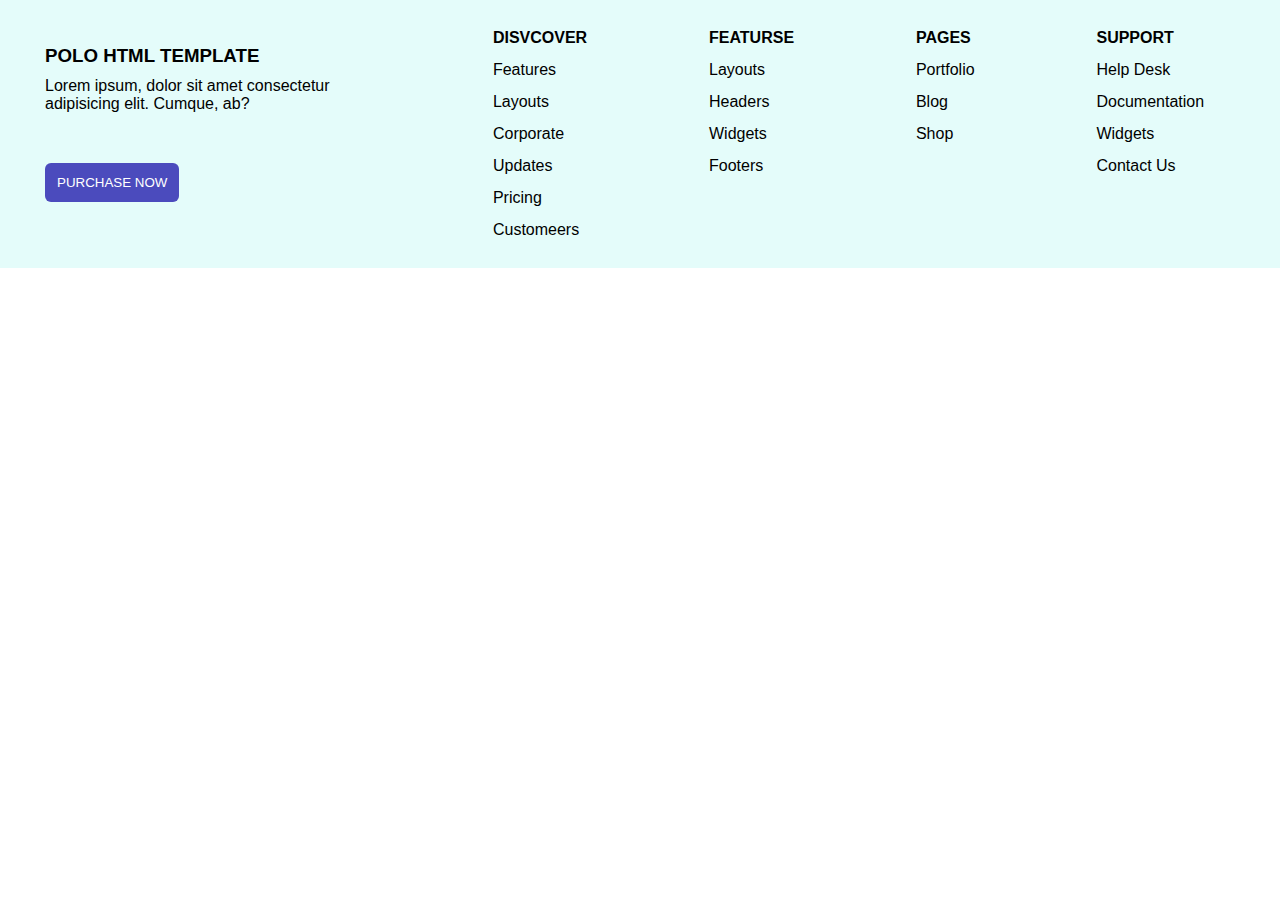
<file: Task/index.html>
<!DOCTYPE html>
<html lang="en">

<head>
    <meta charset="UTF-8">
    <meta http-equiv="X-UA-Compatible" content="IE=edge">
    <meta name="viewport" content="width=device-width, initial-scale=1.0">
    <link rel="stylesheet" href="style.css">
    <title>Document</title>
</head>

<body>
    <div class="container">

        <div class="left">
            <h3>POLO HTML TEMPLATE</h2>
                <p>Lorem ipsum, dolor sit amet consectetur adipisicing elit. Cumque, ab?</p>
                <button>PURCHASE NOW</button>
        </div>
        <div class="rigth">
            <ul>
                <li><b>DISVCOVER</b></li>
                <li>Features</li>
                <li>Layouts</li>
                <li>Corporate</li>
                <li>Updates</li>
                <li>Pricing</li>
                <li>Customeers</li>
            </ul>
            <ul>
                <li><b>FEATURSE</b></li>
                <li>Layouts</li>
                <li>Headers</li>
                <li>Widgets</li>
                <li>Footers</li>
            </ul>
            <ul>
                <li><b>PAGES</b></li>
                <li>Portfolio</li>
                <li>Blog</li>
                <li>Shop</li>
            </ul>
            <ul>
                <li><b>SUPPORT</b></li>
                <li>Help Desk</li>
                <li>Documentation</li>
                <li>Widgets</li>
                <li>Contact Us</li>
            </ul>
        </div>
    </div>

</body>

</html>
</file>
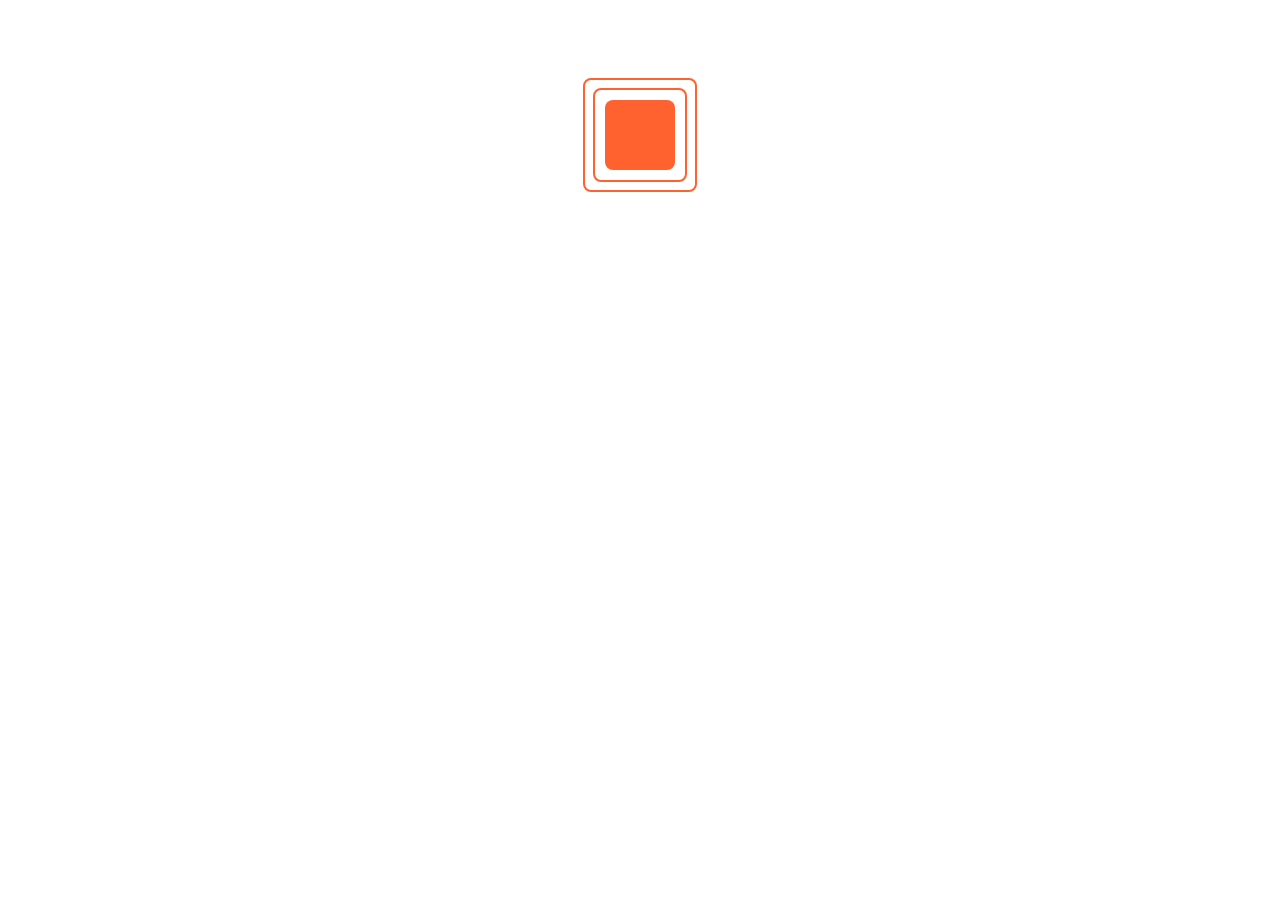
<file: Task3/index.html>
<!DOCTYPE html>
<html lang="en">
<head>
    <meta charset="UTF-8">
    <meta http-equiv="X-UA-Compatible" content="IE=edge">
    <meta name="viewport" content="width=device-width, initial-scale=1.0"><link rel="stylesheet" href="https://pro.fontawesome.com/releases/v5.10.0/css/all.css" integrity="sha384-AYmEC3Yw5cVb3ZcuHtOA93w35dYTsvhLPVnYs9eStHfGJvOvKxVfELGroGkvsg+p" crossorigin="anonymous" />
    <link rel="stylesheet" href="style.css">
    <title>Document</title>
</head>
<body>
    <div class="video-btn">
        <i class="icon fas fa-play"></i>
    </div>
</body>
</html>
</file>
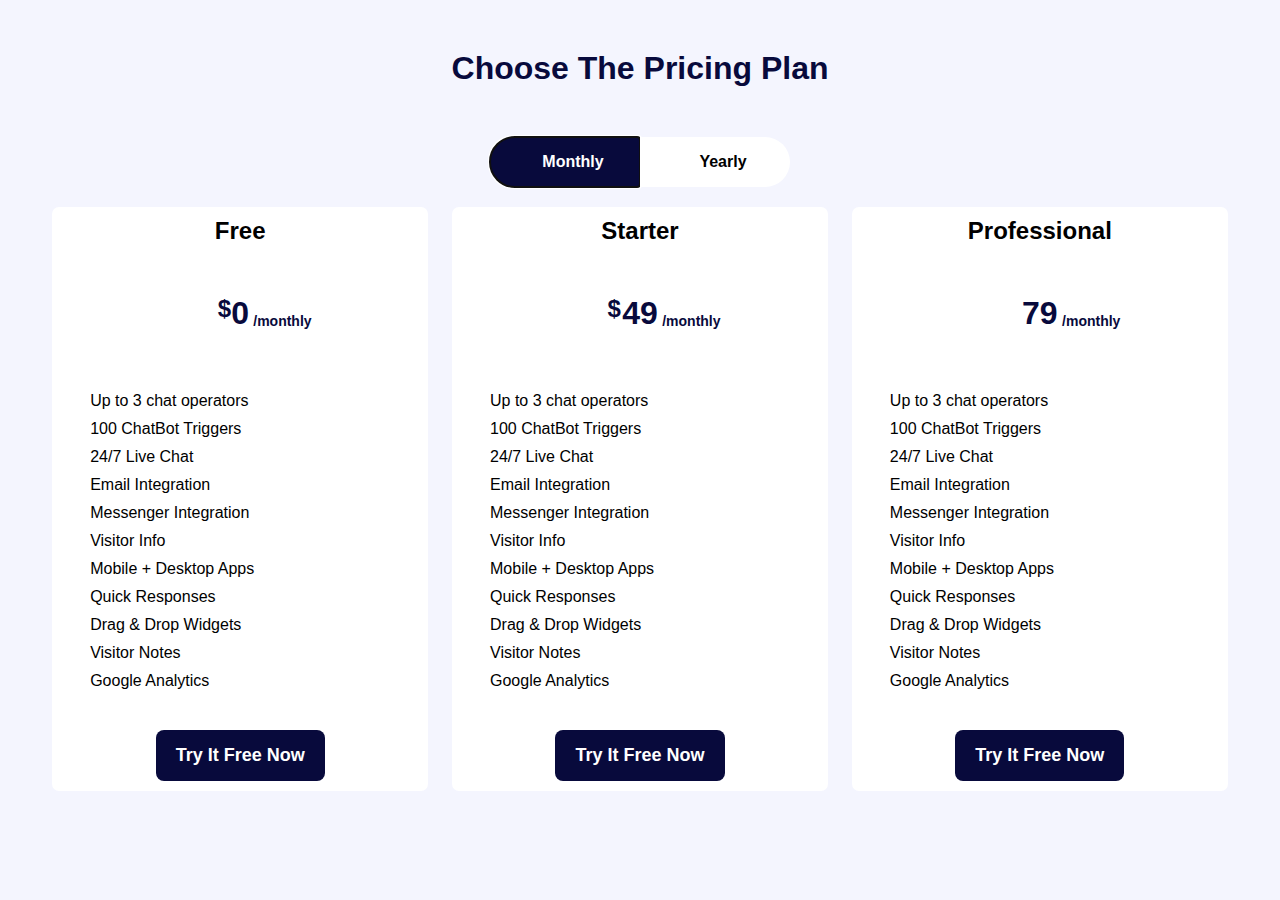
<file: Task1/indx.html>
<!DOCTYPE html>
<html lang="en">
<head>
    <meta charset="UTF-8">
    <meta http-equiv="X-UA-Compatible" content="IE=edge">
    <meta name="viewport" content="width=device-width, initial-scale=1.0">
    <link rel="stylesheet" href="https://pro.fontawesome.com/releases/v5.10.0/css/all.css" integrity="sha384-AYmEC3Yw5cVb3ZcuHtOA93w35dYTsvhLPVnYs9eStHfGJvOvKxVfELGroGkvsg+p" crossorigin="anonymous" />
    <link rel="stylesheet" href="style.css">
    <title>Document</title>
</head>
<body>
    <h1>Choose The Pricing Plan</h1>
    
    <div class="container">
        <div class="date">
            <!-- <div href="#" class="monthly"><i class="fas fa-calendar-check"></i> Monthly</div>
            <div class="yearly"><i class="fas fa-calendar-check"></i> Yearly</div> -->

            <button autofocus class="monthly"><i class="fas fa-calendar-check"></i> Monthly</button>
            <button class="yearly"><i class="fas fa-calendar-check"></i> Yearly</button>
        </div>
        <div class="subcontainer">
            
            <div class="box1">
                <h2>Free</h2>
                <h1>0</h1>
                <div class="list">
                    <ul>
                        <li>Up to 3 chat operators<i class="fas fa-check-circle"></i></li>
                        <li>100 ChatBot Triggers<i class="fas fa-check-circle"></i></li>
                        <li>24/7 Live Chat<i class="fas fa-check-circle"></i></li>
                        <li>Email Integration<i class="fas fa-check-circle"></i></li>
                        <li>Messenger Integration<i class="fas fa-check-circle"></i></li>
                        <li>Visitor Info<i class="fas fa-check-circle"></i></li>
                        <li>Mobile + Desktop Apps<i class="fas fa-check-circle"></i></li>
                        <li>Quick Responses<i class="fas fa-check-circle"></i></li>
                        <li>Drag & Drop Widgets<i class="fas fa-check-circle"></i></li>
                        <li>Visitor Notes<i class="fas fa-check-circle"></i></li>
                        <li>Google Analytics<i class="fas fa-check-circle"></i></li>
                    </ul>
                </div>
                <a href="#"><i class="fab fa-hotjar"></i> Try It Free Now</a>
            </div>
            <div class="box2">
                <h2>Starter</h2>
                <div class="title"><h1>49</h1></div>
                
                <div class="list">
                    <ul>
                        <li>Up to 3 chat operators<i class="fas fa-check-circle"></i></li>
                        <li>100 ChatBot Triggers<i class="fas fa-check-circle"></i></li>
                        <li>24/7 Live Chat<i class="fas fa-check-circle"></i></li>
                        <li>Email Integration<i class="fas fa-check-circle"></i></li>
                        <li>Messenger Integration<i class="fas fa-check-circle"></i></li>
                        <li>Visitor Info<i class="fas fa-check-circle"></i></li>
                        <li>Mobile + Desktop Apps<i class="fas fa-check-circle"></i></li>
                        <li>Quick Responses<i class="fas fa-check-circle"></i></li>
                        <li>Drag & Drop Widgets<i class="fas fa-check-circle"></i></li>
                        <li>Visitor Notes<i class="fas fa-check-circle"></i></li>
                        <li>Google Analytics<i class="fas fa-check-circle"></i></li>
                    </ul>
                </div>
                <a href="#"><i class="fab fa-hotjar"></i> Try It Free Now</a>
            </div>
            <div class="box3">
                <h2>Professional</h2>
                <h1>79</h1>
                <div class="list">
                    <ul>
                        <li>Up to 3 chat operators<i class="fas fa-check-circle"></i></li>
                        <li>100 ChatBot Triggers<i class="fas fa-check-circle"></i></li>
                        <li>24/7 Live Chat<i class="fas fa-check-circle"></i></li>
                        <li>Email Integration<i class="fas fa-check-circle"></i></li>
                        <li>Messenger Integration<i class="fas fa-check-circle"></i></li>
                        <li>Visitor Info<i class="fas fa-check-circle"></i></li>
                        <li>Mobile + Desktop Apps<i class="fas fa-check-circle"></i></li>
                        <li>Quick Responses<i class="fas fa-check-circle"></i></li>
                        <li>Drag & Drop Widgets<i class="fas fa-check-circle"></i></li>
                        <li>Visitor Notes<i class="fas fa-check-circle"></i></li>
                        <li>Google Analytics<i class="fas fa-check-circle"></i></li>
                    </ul>
                </div>
                <a href="#"><i class="fab fa-hotjar"></i> Try It Free Now</a>
            </div>
        </div>
        
    </div>
</body>
</html>
</file>
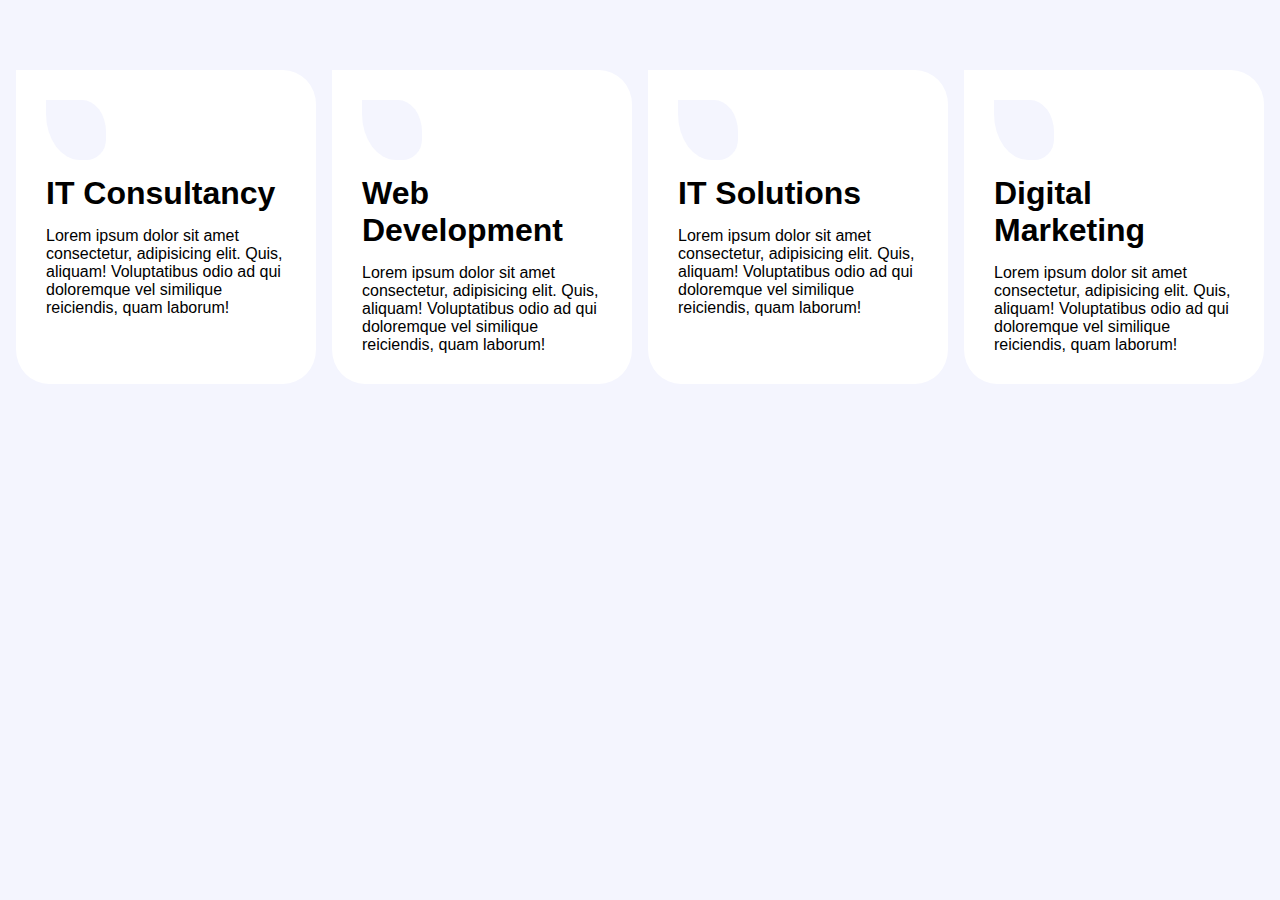
<file: Task2/inde.html>
<!DOCTYPE html>
<html lang="en">
<head>
    <meta charset="UTF-8">
    <meta http-equiv="X-UA-Compatible" content="IE=edge">
    <meta name="viewport" content="width=device-width, initial-scale=1.0">
    <link rel="stylesheet" href="https://pro.fontawesome.com/releases/v5.10.0/css/all.css" integrity="sha384-AYmEC3Yw5cVb3ZcuHtOA93w35dYTsvhLPVnYs9eStHfGJvOvKxVfELGroGkvsg+p" crossorigin="anonymous" />
    <link rel="stylesheet" href="style.css">
    <title>Document</title>
</head>
<body>
    <div class="container">
        <div class="box">
            <div class="icon">
                <i class="fas fa-comments"></i>
            </div>
            <h1>IT Consultancy</h1>
            <p>Lorem ipsum dolor sit amet consectetur, adipisicing elit. Quis, aliquam! Voluptatibus odio ad qui doloremque vel similique reiciendis, quam laborum!</p>
        </div>
        <div class="box">
            <div class="icon">
                <i class="fas fa-laptop"></i>
            </div>
            <h1>Web Development</h1>
            <p>Lorem ipsum dolor sit amet consectetur, adipisicing elit. Quis, aliquam! Voluptatibus odio ad qui doloremque vel similique reiciendis, quam laborum!</p>
        </div>
        <div class="box">
            <div class="icon">
                <i class="fas fa-check-circle"></i>
            </div>
            <h1>IT Solutions</h1>
            <p>Lorem ipsum dolor sit amet consectetur, adipisicing elit. Quis, aliquam! Voluptatibus odio ad qui doloremque vel similique reiciendis, quam laborum!</p>
        </div>
        <div class="box">
            <div class="icon">
                <i class="fas fa-bullhorn"></i>
            </div>
            <h1>Digital Marketing</h1>
            <p>Lorem ipsum dolor sit amet consectetur, adipisicing elit. Quis, aliquam! Voluptatibus odio ad qui doloremque vel similique reiciendis, quam laborum!</p>
        </div>
    </div>
</body>
</html>
</file>
<file: Task/style.css>
* {
    margin: 0;
    padding: 0;
}

body {
    font-family: 'Segoe UI', Tahoma, Geneva, Verdana, sans-serif;
}

.container {
    display: flex;
    background-color: rgb(228, 252, 250);
    padding: 15px;
}

.left {
    width: 30%;
    padding: 30px;
}

h3 {
    margin-bottom: 10px;
}

p {
    margin-bottom: 20px;
}

button {
    padding: 12px;
    color: white;
    background-color: rgb(75, 75, 189);
    border: none;
    border-radius: 6px;
    margin-top: 30px;
}

.rigth {
    width: 70%;
    display: flex;
    justify-content: space-around;
}

.rigth li {
    list-style-type: none;
    margin: 14px;
}

.rigth b {
    margin-bottom: 30px;
}
</file>
<file: Task3/style.css>
*{
    margin: 0;
    padding: 0;
    box-sizing: border-box;
}


.video-btn{
    width: 70px;
    height: 70px;
    background-color: #ff612f;
    margin: 100px auto;
    display: flex;
    justify-content: center;
    align-items: center;
    border-radius: 8px;
    transition: .5s;
}

.icon{
    font-size: 30px;
    color: white;
}

.video-btn::before{
    content: "";
    width: 110px;
    height: 110px;
    position: absolute;
    border: 2px solid #ff612f;
    border-radius: 8px;
    animation: before 2s linear infinite;
}
.video-btn::after{
    content: "";
    width: 90px;
    height: 90px;
    position: absolute;
    border: 2px solid #ff612f;
    border-radius: 8px;
    animation: after 1s infinite;
    animation-delay: 0.5s;
}



@keyframes before {
    0% {
        width: 55px;
        height: 55px;
    }
    50% {
        width: 115px;
        height: 115px;
        opacity: 0.6;
    }
    100%{
        width: 145px;
        height: 145px;
        opacity: 0;
    }
}

@keyframes after {
    0% {
        width: 30px;
        height: 30px;
    }
    50% {
        width: 90px;
        height: 90px;
        opacity: 0.7;
    }
    100%{
        width: 115px;
        height: 115px;
        opacity: 0;
    }
}
</file>
<file: Task1/style.css>
*{
    margin: 0;
    padding: 0;
    font-family: 'Segoe UI', Tahoma, Geneva, Verdana, sans-serif;
    box-sizing: border-box;
}

body{
    background-color: #f4f5fe;
}
h1{
    text-align: center;
    margin:50px 0;
    color: #080a3c;
    position: relative;
}
.box1 h1::before{
    content: "$";
    position: absolute;
    font-size: 24px;
    right: 18px;
}

.box1 h1::after{
    content: "/monthly";
    position: absolute;
    font-size: 14px;
    top: 18px;
    left: 22px;
}

.box2 h1::before, .box3 h1::after{
    content: "$";
    position: absolute;
    font-size: 24px;
    right: 37px;
}

.box2 h1::after,.box3 h1::after{
    content: "/monthly";
    position: absolute;
    font-size: 14px;
    top: 18px;
    left: 40px;
}



.container{
    display: flex;
    flex-direction: column;
    align-items: center;
}

.subcontainer{
    width: 95%;
    display: flex;
    justify-content: space-between;
    margin: 0 auto;
    padding: 20px;
}

.date{
    width: 300px;
    height: 50px;
    display: flex;
    border-radius: 50px;
}

.monthly{
    width: 50%;
    display: flex;
    justify-content: center;
    align-items: center;
    border: none;
    background-color: white;
    transition: 1s;
    border-top-left-radius: 25px;
    border-bottom-left-radius: 25px;
    font-size: 16px;
    font-weight: 700;
}
.fas{
    margin:0 8px;
    color: #ff612f;
}
.yearly{
    width: 50%;
    display: flex;
    justify-content: center;
    align-items: center;
    border: none;
    background-color: white;
    transition: 1s;
    border-top-right-radius: 25px;
    border-bottom-right-radius: 25px;
    font-size: 16px;
    font-weight: 700;
}

.monthly:focus,.yearly:focus{
    cursor: pointer;
    color: white;
    background-color: #080a3c;
}


.box1,.box2,.box3{
    width: 32%;
    background-color: white;
    display: flex;
    flex-direction: column;
    align-items: center;
    padding: 10px;
    border-radius: 7px;
    transition: 1s;
    transition-timing-function: ease;
}

.box1:hover,.box2:hover,.box3:hover{
    box-shadow: 0 10px 30px rgb(0 0 0 / 7%);
    transform: translateY(-10px);
}

.list li{
    margin: 10px 0 ;
    list-style-type: none;
    display: flex;
    justify-content: space-between;
}

ul{
    width: 300px;
}
.box1> a,.box2> a,.box3> a{
    margin-top: 30px;
    border: none;
    font-size: 18px;
    font-weight: 700;
    background-color: #080a3c;
    display: block;
    color: white;
    text-decoration: none;
    padding:15px 20px;
    border-radius: 8px;
    transition: 1s;
}

.fa-check-circle{
    color: #13c4a1;
}

.box1> a:hover,.box2> a:hover,.box3> a:hover{
    background-color: #13c4a1;
}
.box1 .fab,.box2 .fab,.box3 .fab{
    color: #ff612f;
}
</file>
<file: Task2/style.css>
*{
    margin: 0;
    padding: 0;
    box-sizing: border-box;
    font-family: 'Segoe UI', Tahoma, Geneva, Verdana, sans-serif;
}

body{
    background-color: #f4f5fe;
}

.container{
    margin: 70px auto;
    display: flex;
    justify-content: space-evenly;
}


.box{
    width: 300px;
    padding: 30px;
    background-color: white;
    border-radius: 0% 11% 11% 11% / 0% 11% 11% 11% ;
    transition: .5s;
}

.box:hover{
    box-shadow: 0 10px 30px rgb(0 0 0 / 7%);
    transform: translateY(-10px);
}

h1{
    margin: 15px 0; 
}

.icon{
    width: 60px;
    height: 60px;
    background-color: #f4f5fe;
    border-radius: 50% 40% 33% 57% / 0% 53% 34% 77%  ;
    display: flex;
    justify-content: center;
    align-items: center;
    font-size: 24px;
    color: #13c4a1;
}
</file>
